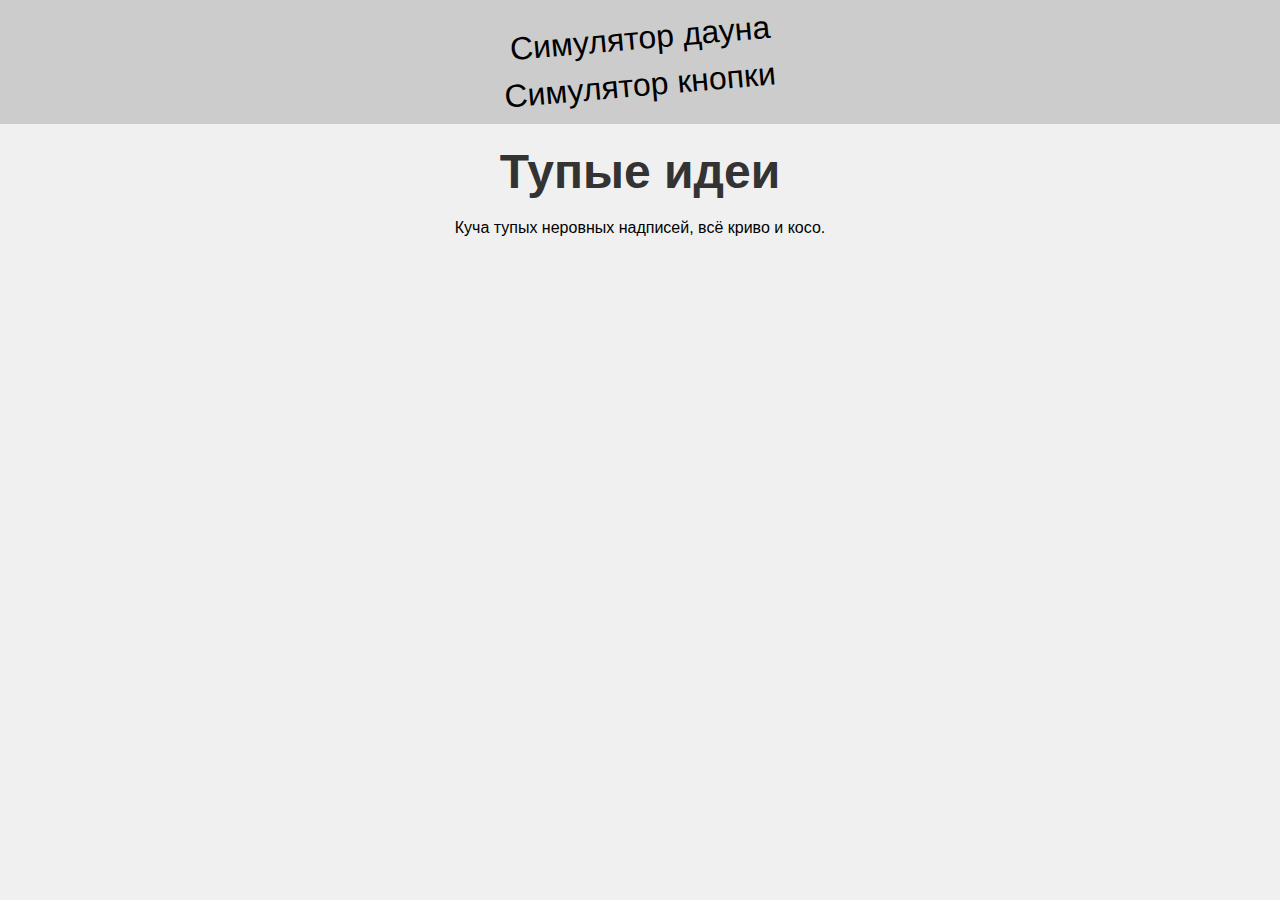
<file: Down-simulator/index.html>
<!DOCTYPE html>
<html lang="ru">
<head>
    <meta charset="UTF-8">
    <meta name="viewport" content="width=device-width, initial-scale=1.0">
    <title>Тупые идеи</title>
    <style>
        body {
            background-color: #f0f0f0;
            font-family: Arial, sans-serif;
            text-align: center;
            margin: 0;
            padding: 0;
        }
        h1 {
            font-size: 3em;
            margin: 20px 0;
            color: #333;
        }
        .link {
            display: block;
            margin: 10px;
            font-size: 2em;
            color: #000;
            text-decoration: none;
            transform: rotate(-5deg);
        }
        .link:hover {
            color: #007BFF;
        }
        .header {
            background-color: #ccc;
            padding: 10px;
        }
    </style>

</head>

<body>
<!-- Для добавления новой страницы нужно прописать a-class с ссылкой на относительную ссылку страницы сайта -->
<div class="header">
    <a class="link" href="simulator_d.html">Симулятор дауна</a>
    <a class="link" href="simulator_button.html">Симулятор кнопки</a>
</div>

<h1>Тупые идеи</h1>
<p>Куча тупых неровных надписей, всё криво и косо.</p>
</body>
</html>
</file>
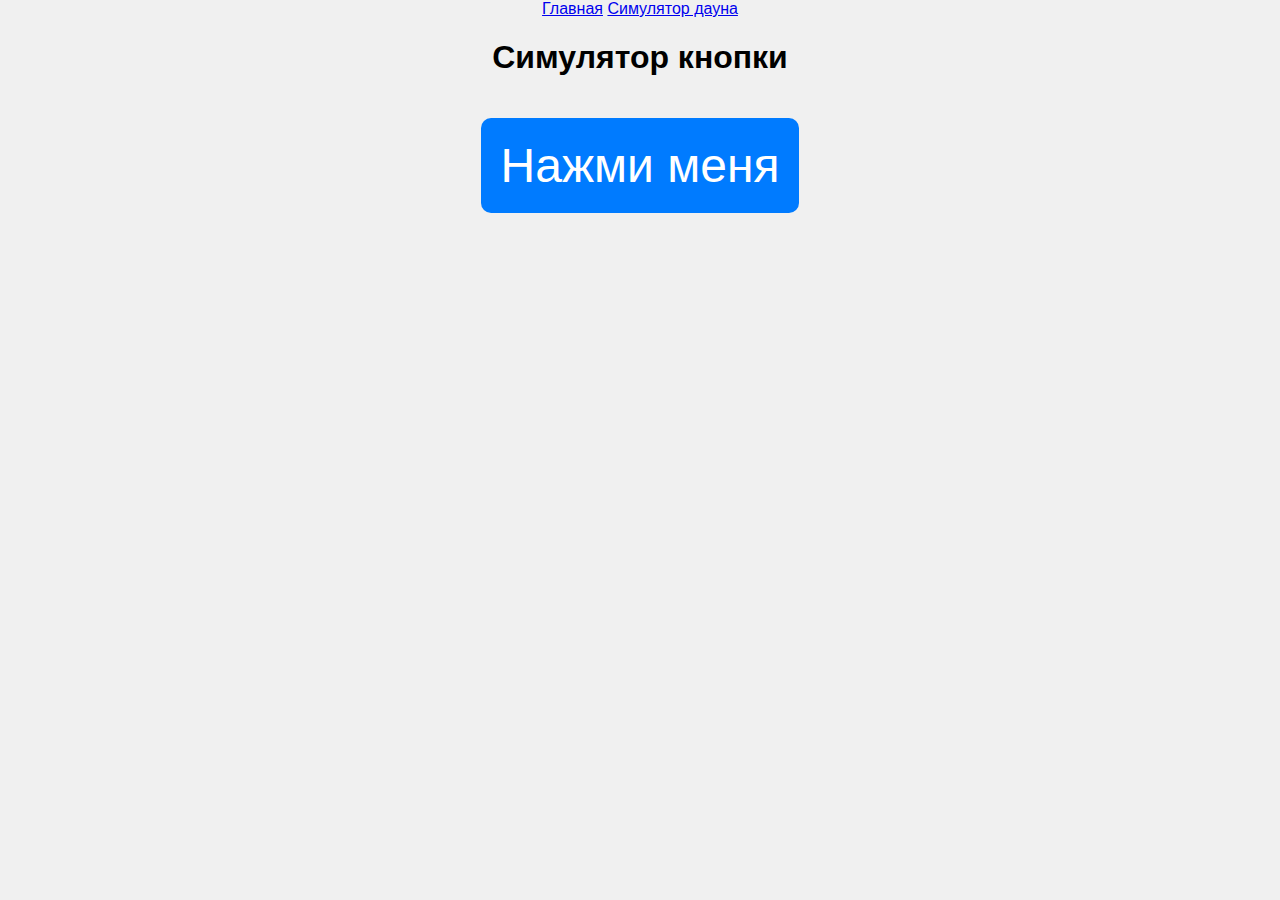
<file: Down-simulator/simulator_button.html>
<!DOCTYPE html>
<html lang="ru">

<head>

  <meta charset="UTF-8">
  <meta name="viewport" content="width=device-width, initial-scale=1.0">
  <title>Симулятор кнопки</title>

  <style>
    body {
      background-color: #f0f0f0;
      font-family: Arial, sans-serif;
      text-align: center;
      margin: 0;
      padding: 0;
    }
    .button {
      font-size: 3em;
      padding: 20px;
      background-color: #007BFF;
      color: #fff;
      border: none;
      border-radius: 10px;
      cursor: pointer;
      margin: 20px;
    }
  </style>

</head>

<body>

<div class="header">
  <a class="link" href="index.html">Главная</a>
  <a class="link" href="simulator_d.html">Симулятор дауна</a>
</div>

<h1>Симулятор кнопки</h1>
<button class="button" onclick="alert('КНОПКА')">Нажми меня</button>
</body>
</html>
</file>
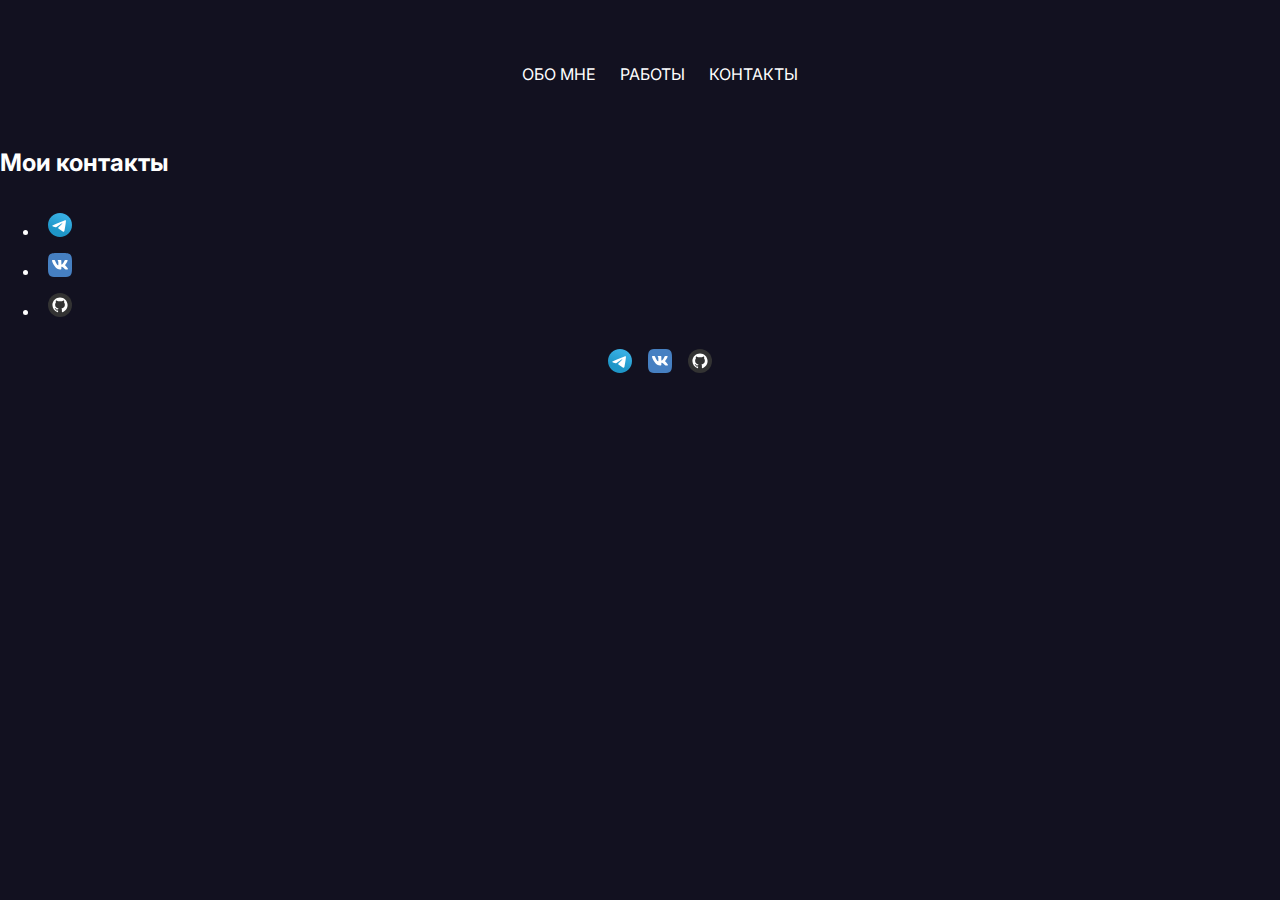
<file: Landing/contact.html>
<!DOCTYPE html>
<html lang="en">

<head>
    <meta charset="UTF-8">
    <meta name="viewport" content="width=device-width, initial-scale=1.0">
    <title>Portfolio - Contact</title>
    <link rel="stylesheet" href="style.css">
    <link rel="preconnect" href="https://fonts.googleapis.com">
    <link rel="preconnect" href="https://fonts.gstatic.com" crossorigin>
    <link href="https://fonts.googleapis.com/css2?family=Inter:wght@100..900&display=swap" rel="stylesheet">
    <link rel="stylesheet" href="https://cdn.jsdelivr.net/npm/swiper@11/swiper-bundle.min.css"/>
    <script src="https://cdn.jsdelivr.net/npm/swiper@11/swiper-bundle.min.js"></script>
</head>

<body>
<header class="max_width">
    <nav class="header_up">
        <ul>
            <li><a href="index.html">Обо мне</a></li>
            <li><a href="works.html">Работы</a></li>
            <li><a href="contact.html">Контакты</a></li>
        </ul>
    </nav>
</header>

<main>
    <section class="contact max_width" id="contact">
        <h2>Мои контакты</h2>
        <ul class="ul_svg">
            <li><a href="https://t.me/Doazhu"><img src="images/Telegram.svg" alt="logo_telegram"></a></li>
            <li><a href="https://vk.com/doazhu"><img src="images/VK.svg" alt="logo_vk"></a></li>
            <li><a href="https://github.com/Doazhu?tab=repositories"><img src="images/Github.svg" alt="logo_github"></a></li>
        </ul>
    </section>
</main>

<footer class="max_width">
    <nav class="footer_nav">
        <ul class="ul_svg">
            <li><a href="https://t.me/Doazhu"><img src="images/Telegram.svg" alt="logo_telegram"></a></li>
            <li><a href="https://vk.com/doazhu"><img src="images/VK.svg" alt="logo_vk"></a></li>
            <li><a href="https://github.com/Doazhu?tab=repositories"><img src="images/Github.svg" alt="logo_github"></a></li>
        </ul>
    </nav>
</footer>
</body>

</html>
</file>
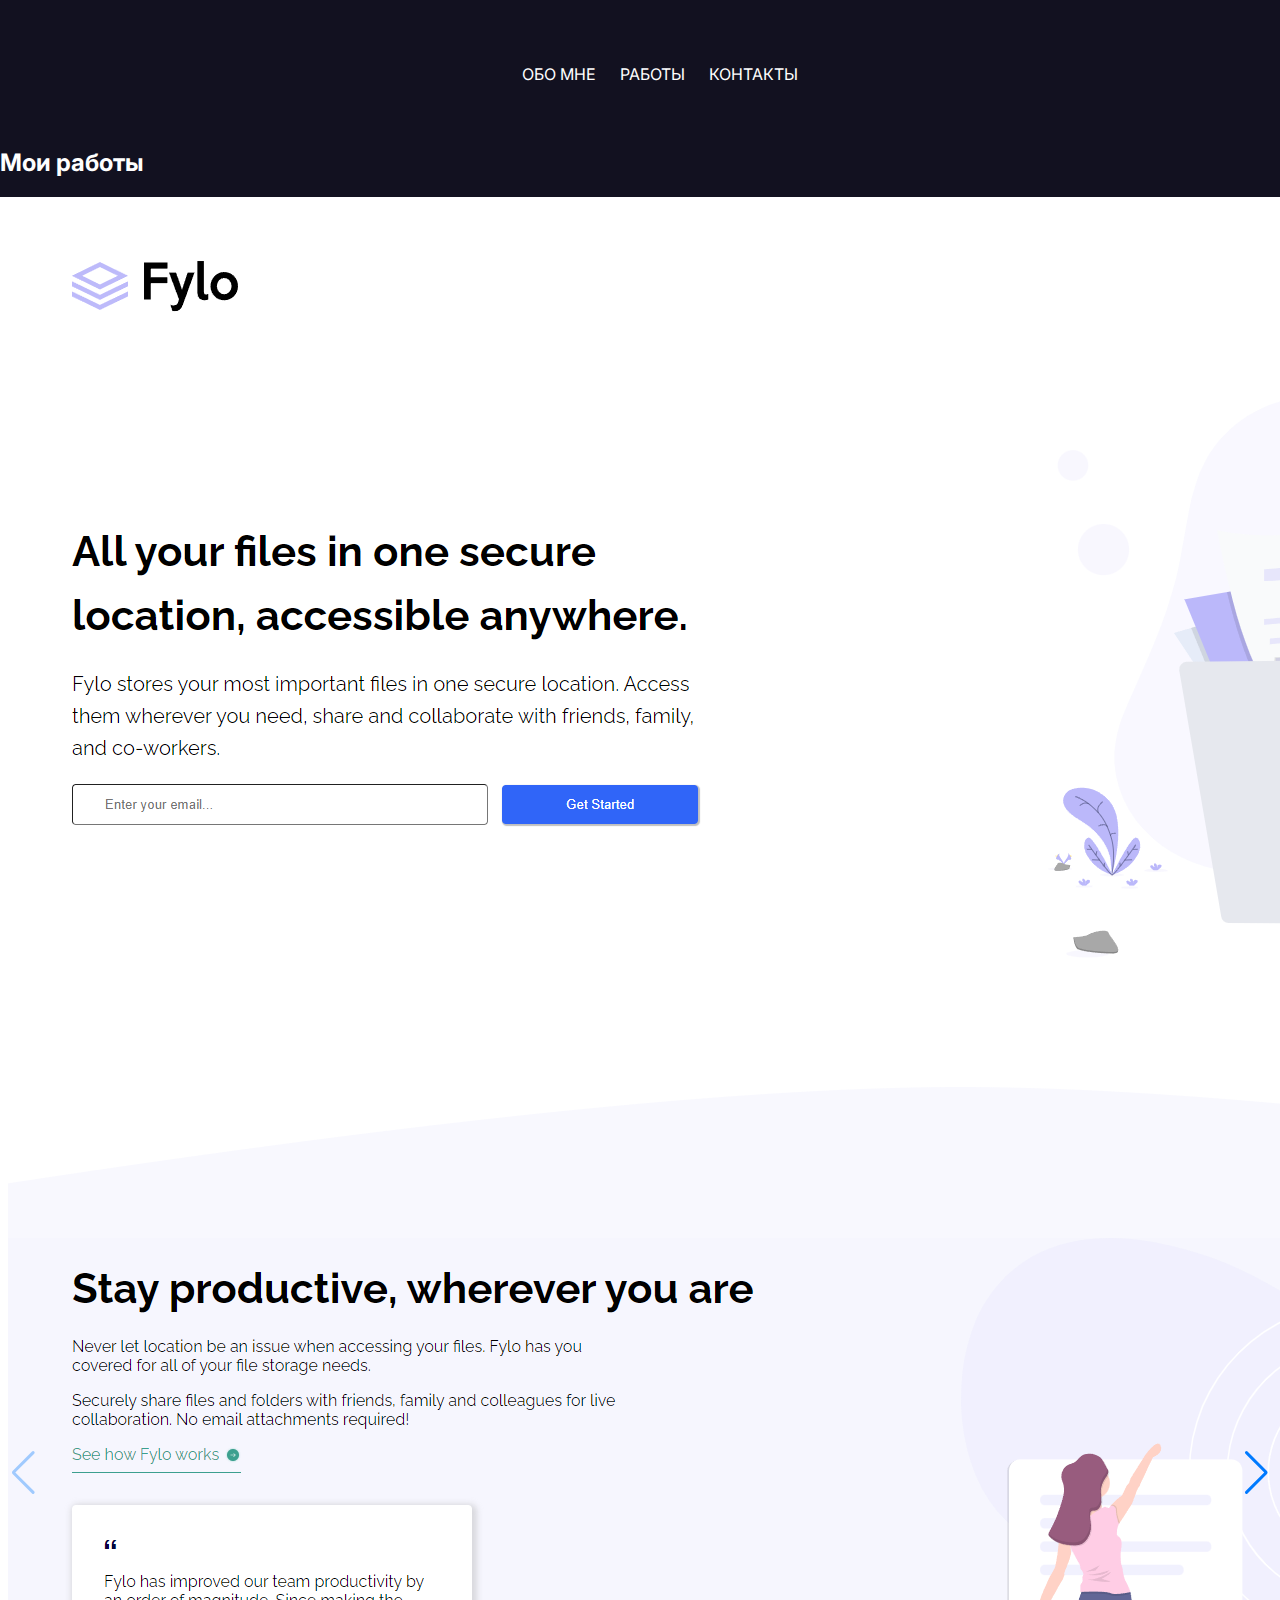
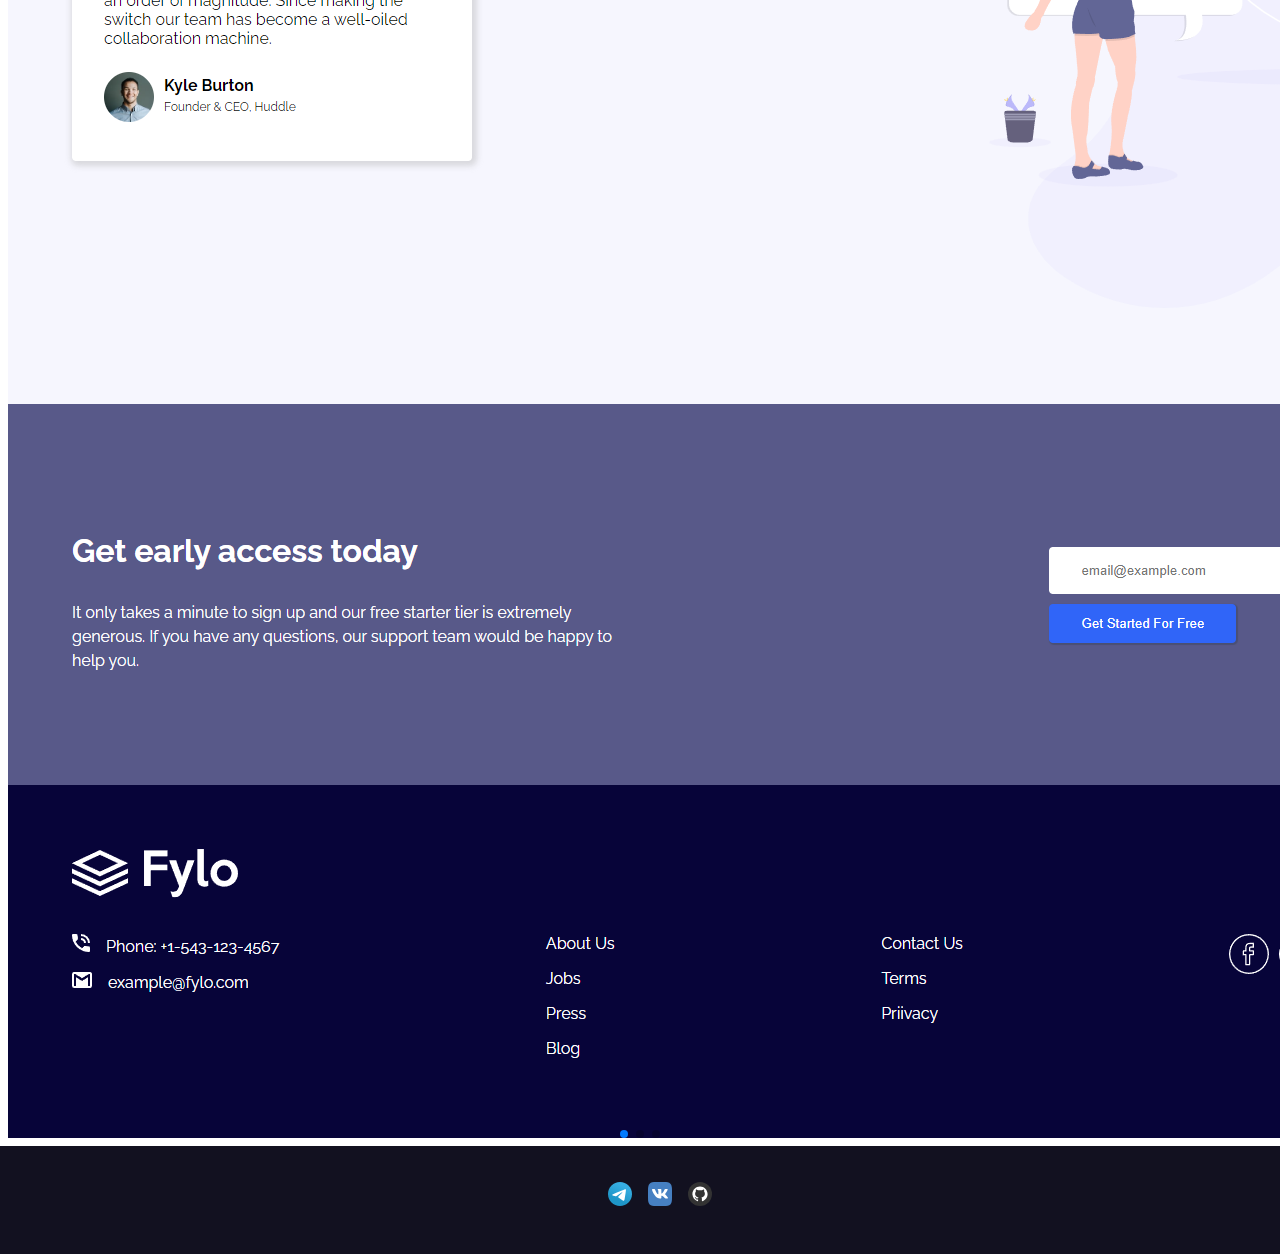
<file: Landing/works.html>
<!DOCTYPE html>
<html lang="en">

<head>
  <meta charset="UTF-8">
  <meta name="viewport" content="width=device-width, initial-scale=1.0">
  <title>Portfolio - Works</title>
  <link rel="stylesheet" href="style.css">
  <link rel="preconnect" href="https://fonts.googleapis.com">
  <link rel="preconnect" href="https://fonts.gstatic.com" crossorigin>
  <link href="https://fonts.googleapis.com/css2?family=Inter:wght@100..900&display=swap" rel="stylesheet">
  <link rel="stylesheet" href="https://cdn.jsdelivr.net/npm/swiper@11/swiper-bundle.min.css"/>
  <script src="https://cdn.jsdelivr.net/npm/swiper@11/swiper-bundle.min.js"></script>
</head>

<body>
<header class="max_width">
  <nav class="header_up">
    <ul>
      <li><a href="index.html">Обо мне</a></li>
      <li><a href="works.html">Работы</a></li>
      <li><a href="contact.html">Контакты</a></li>
    </ul>
  </nav>
</header>

<main>
  <section class="work max_width" id="works">
    <h2>Мои работы</h2>
    <div class="swiper mySwiper">
      <div class="swiper-wrapper">
        <div class="swiper-slide"><img src="images/doazhu.github.io_Fylo_(парапрп).png" alt="Work 1"></div>
        <div class="swiper-slide"><img src="images/doazhu.github.io_user-card_(парапрп).png" alt="Work 2"></div>
        <div class="swiper-slide"><img src="images/doazhu.github.io_omlette-recipe_(парапрп).png" alt="Work 3"></div>
      </div>
      <div class="swiper-pagination"></div>
      <div class="swiper-button-next"></div>
      <div class="swiper-button-prev"></div>
    </div>
  </section>
</main>

<footer class="max_width">
  <nav class="footer_nav">
    <ul class="ul_svg">
      <li><a href="https://t.me/Doazhu"><img src="images/Telegram.svg" alt="logo_telegram"></a></li>
      <li><a href="https://vk.com/doazhu"><img src="images/VK.svg" alt="logo_vk"></a></li>
      <li><a href="https://github.com/Doazhu?tab=repositories"><img src="images/Github.svg" alt="logo_github"></a></li>
    </ul>
  </nav>
</footer>

<script>
  var swiper = new Swiper(".mySwiper", {
    spaceBetween: 30,
    navigation: {
      nextEl: ".swiper-button-next",
      prevEl: ".swiper-button-prev",
    },
    pagination: {
      el: ".swiper-pagination",
    },
    mousewheel: true,
    keyboard: true,
  });
</script>
</body>

</html>
</file>
<file: Landing/style.css>
* {
    box-sizing: border-box;
}

html {
    background-color: rgb(18, 17, 32);
    color: white;
    scroll-behavior: smooth;
    font-family: "Inter", sans-serif;
    font-size: 16px;
}

body {
    margin: 0;
    padding: 0;
}

header {
    width: 100%;
    display: flex;
    margin-block: 3rem;
    justify-content: center;
}

header ul {
    list-style: none;
    display: flex;
    gap: 1.5rem;
    text-decoration: none;
    color: rgb(255, 255, 255);
    margin-inline: auto;
}

header a {
    text-decoration: none;
    color: rgb(255, 255, 255);
    text-transform: uppercase;
}

header a:hover {
    text-shadow: 1px 1px 6px dodgerblue;
}

.hero {
    display: flex;
    align-items: center;
    flex-direction: column;
    height: 100vh;
    background-image: url("Landing/images/background-image.png");
    background-repeat: no-repeat;
    background-size: cover;
    text-align: center;
}

.hello {
    padding-bottom: 6rem;
    font-size: 2rem;
    font-weight: 700;
}

.hero h1 {
    padding-bottom: 2px;
    font-size: 6vw;
    --interval: 1s;
    display: block;
    text-shadow: 0 0 10px var(--color1), 0 0 20px var(--color2),
    0 0 40px var(--color3), 0 0 80px var(--color4);
    will-change: filter, color;
    filter: saturate(60%);
    animation: flicker steps(100) var(--interval) 1s infinite;
    color: azure;
    --color1: azure;
    --color2: aqua;
    --color3: dodgerblue;
    --color4: blue;
}

.emo_2007_pro_ultra_max {
    font-size: 2rem;
}

.i_am {
    color: rgba(255, 203, 252, 0.363);
}

.hero img {
    border-radius: 50%;
    width: 10%;
    box-shadow: 0 0 10px 20px rgba(97, 97, 97, 0.596);
}

.work ul {
    list-style: none;
    display: flex;
    justify-content: flex-start;
    align-items: flex-start;
    flex-direction: column;
}

.outer {
    width: 400px;
    height: 400px;
    border: 1px solid black;
    border-radius: 1rem;
    margin-inline: auto;
    overflow: hidden;
    position: relative;
}

.inner {
    width: 400px;
    height: 600px;
    margin-inline: auto;
    transition: all 3s ease-in-out;
}

.inner img {
    width: 100%;
}

.inner:hover {
    transform: translateY(-50px);
}

.outer::after {
    content: attr(data-tech) "\A" attr(data-date);
    white-space: pre;
    position: absolute;
    bottom: 0;
    left: 0;
    width: 100%;
    padding: 10px;
    background-color: rgba(0, 0, 0, 0.7);
    color: white;
    text-align: center;
    opacity: 0;
    transition: opacity 0.3s ease-in-out;
}

.outer:hover::after {
    opacity: 1;
}

footer {
    max-width: 1450px;
    margin-inline: auto;
    justify-content: end;
}

.footer_nav {
    align-items: center;
    padding-bottom: 2rem;
}

.footer_nav ul {
    list-style: none;
    display: flex;
    align-items: center;
    justify-content: center;
}

.ul_svg img {
    display: flex;
    padding-top: 1rem;
    gap: 15%;
    width: 40px;
    height: 40px;
}

@keyframes flicker {
    50% {
        color: white;
        filter: saturate(200%) hue-rotate(20deg);
    }
}

@media screen and (max-width: 768px) {
    .hero img {
        width: 30%;
    }

    .hero h1 {
        font-size: 10vw;
    }

    header ul {
        flex-direction: column;
        gap: 1rem;
    }
}
</file>
